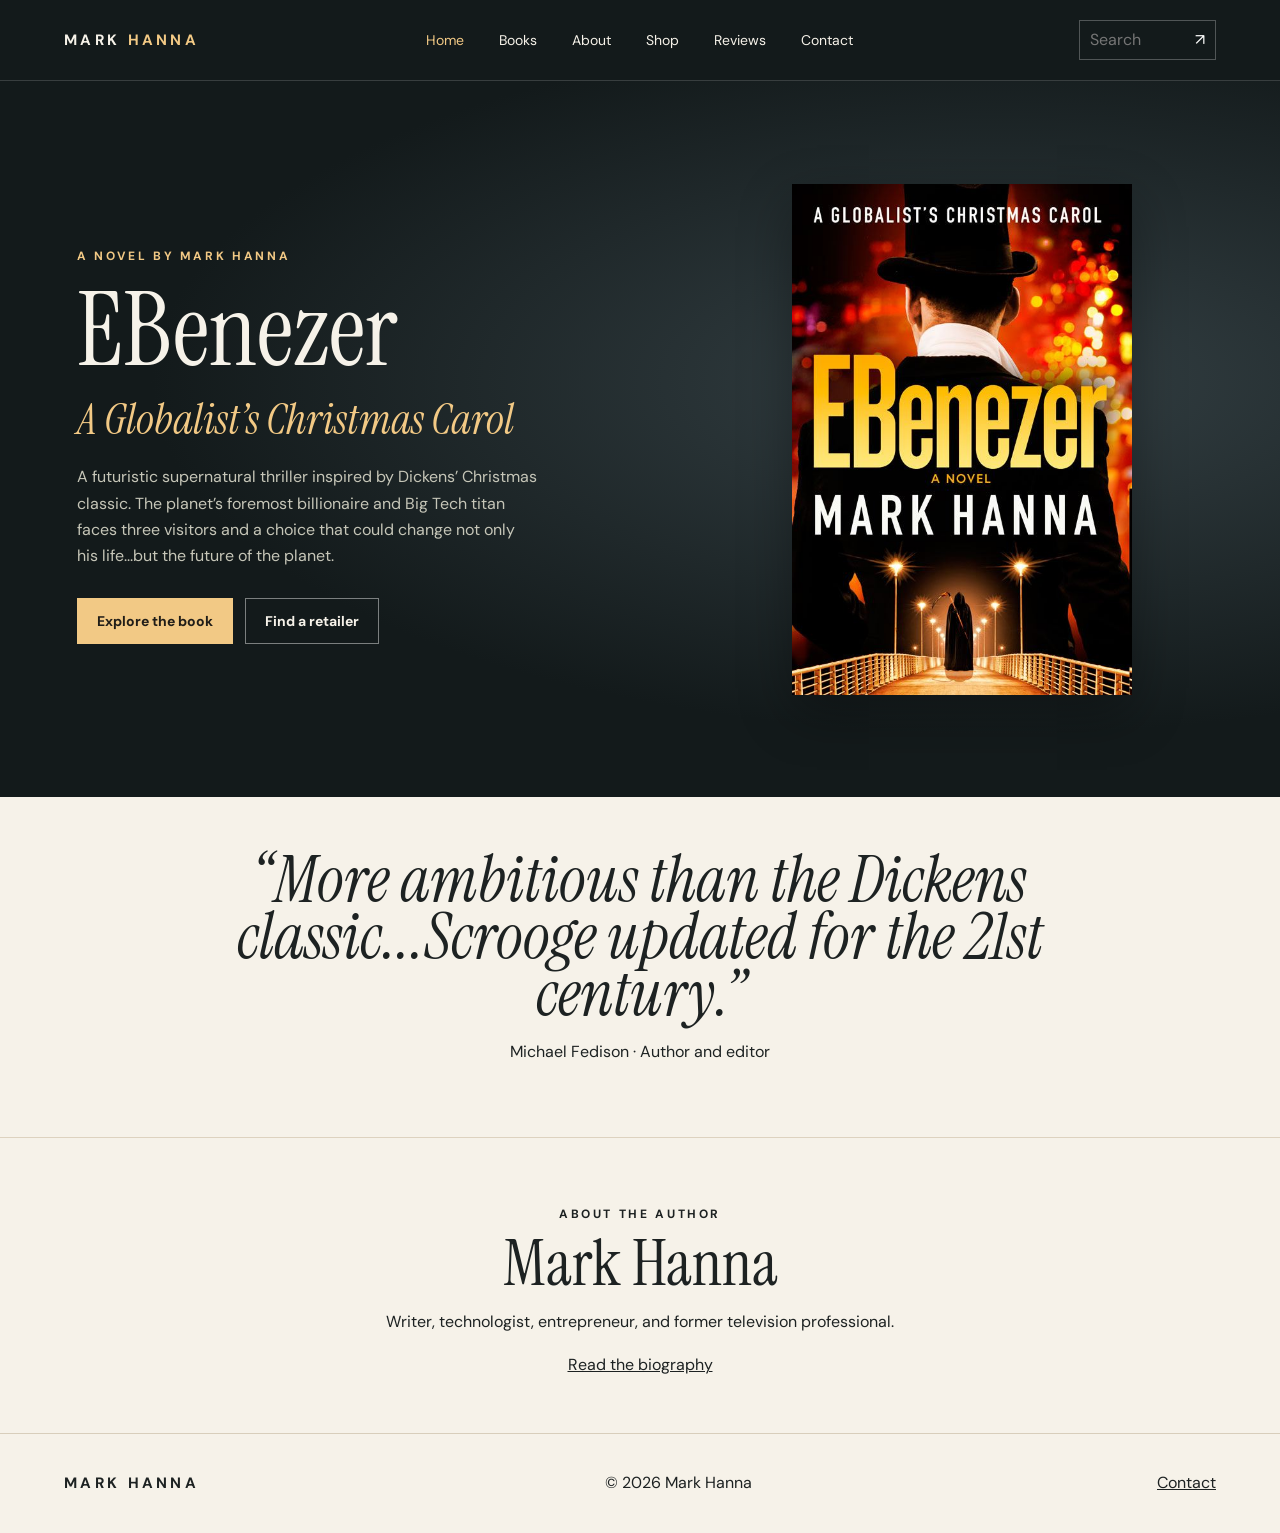
<file: index.html>
<!doctype html><html lang="en"><head><meta charset="utf-8"><meta name="viewport" content="width=device-width, initial-scale=1"><title>Author of EBenezer: A Globalist’s Christmas Carol | Mark Hanna</title><meta name="description" content="Official website of Mark Hanna, author of EBenezer: A Globalist’s Christmas Carol, a futuristic Christmas technothriller inspired by Charles Dickens."><link rel="canonical" href="https://www.markhanna.tv/"><meta property="og:type" content="website"><meta property="og:site_name" content="Mark Hanna"><meta property="og:title" content="Author of EBenezer: A Globalist’s Christmas Carol | Mark Hanna"><meta property="og:description" content="Official website of Mark Hanna, author of EBenezer: A Globalist’s Christmas Carol, a futuristic Christmas technothriller inspired by Charles Dickens."><meta property="og:url" content="https://www.markhanna.tv/"><meta property="og:image" content="https://www.markhanna.tv/assets/ebenezer.jpg"><meta name="twitter:card" content="summary_large_image"><script type="application/ld+json">{"@context": "https://schema.org", "@graph": [{"@type": "Person", "@id": "https://www.markhanna.tv/about#author", "name": "Mark Hanna", "url": "https://www.markhanna.tv/about"}, {"@type": "WebSite", "@id": "https://www.markhanna.tv/#website", "name": "Mark Hanna", "url": "https://www.markhanna.tv/", "publisher": {"@id": "https://www.markhanna.tv/about#author"}}, {"@type": "Book", "@id": "https://www.markhanna.tv/the-book#book", "url": "https://www.markhanna.tv/the-book", "name": "EBenezer: A Globalist’s Christmas Carol", "author": {"@id": "https://www.markhanna.tv/about#author"}, "image": "https://www.markhanna.tv/assets/ebenezer.jpg", "inLanguage": "en", "description": "Ebenezer, or EB as he’s better known, is on top of the world. As the planet’s foremost Big Tech titan and technologist, he’s unfathomably rich, famous and extremely powerful – an elite of the elites. But he’s also one of the world’s greediest and most ruthless corporate business moguls and social activists. Using all his brilliance, money and wildly successful technologies, EB works tirelessly to save the planet from the ignorant masses that don’t share his globalist vision—a vision of an all powerful global world order that he controls. In this futuristic adaptation and techno suspense thriller, travel with EB and the three Heaven sent spirits to the past, through the present and into the future of an America and world where a powerful antichrist technocratic elite rule. Will EB, like Scrooge of old, heed the message from above and change his ways? Or will the temptation to be exalted with more power than he’s ever dreamed of be too much for the brilliant globe trotting tycoon to resist?"}]}</script><link rel="stylesheet" href="/style.css"><script src="/site.js" defer></script><link rel="icon" type="image/png" href="/favicon.png"></head><body><a class="skip" href="#main">Skip to content</a><header><div class="bar"><a class="brand" href="/">MARK <span>HANNA</span></a><nav aria-label="Main navigation"><a href="/" aria-current="page">Home</a><a href="/books">Books</a><a href="/about">About</a><a href="/shop-hidden">Shop</a><a href="/reviews">Reviews</a><a href="/contact">Contact</a></nav><form action="/search" role="search"><input name="q" aria-label="Search the site" placeholder="Search"><button aria-label="Search">↗</button></form></div></header><main id="main"><section class="hero"><div class="hero-text"><p class="eyebrow">A novel by Mark Hanna</p><h1>EBenezer</h1><p class="subtitle">A Globalist’s Christmas Carol</p><p class="lede">A futuristic supernatural thriller inspired by Dickens’ Christmas classic. The planet’s foremost billionaire and Big Tech titan faces three visitors and a choice that could change not only his life...but the future of the planet.</p><div class="actions"><a class="button" href="/the-book">Explore the book</a><a class="button outline" href="/shop-hidden">Find a retailer</a></div></div><div class="art"><img class="cover" src="/assets/ebenezer.jpg" alt="EBenezer book cover"></div></section><section class="quote"><blockquote>“More ambitious than the Dickens classic...Scrooge updated for the 21st century.”</blockquote><p>Michael Fedison · Author and editor</p></section><section class="author-strip"><div><p class="eyebrow">About the author</p><h2>Mark Hanna</h2><p>Writer, technologist, entrepreneur, and former television professional.</p><a class="text-link" href="/about">Read the biography</a></div></section></main><footer><a class="brand" href="/">MARK HANNA</a><p>© 2026 Mark Hanna</p><a href="/contact">Contact</a></footer></body></html>
</file>
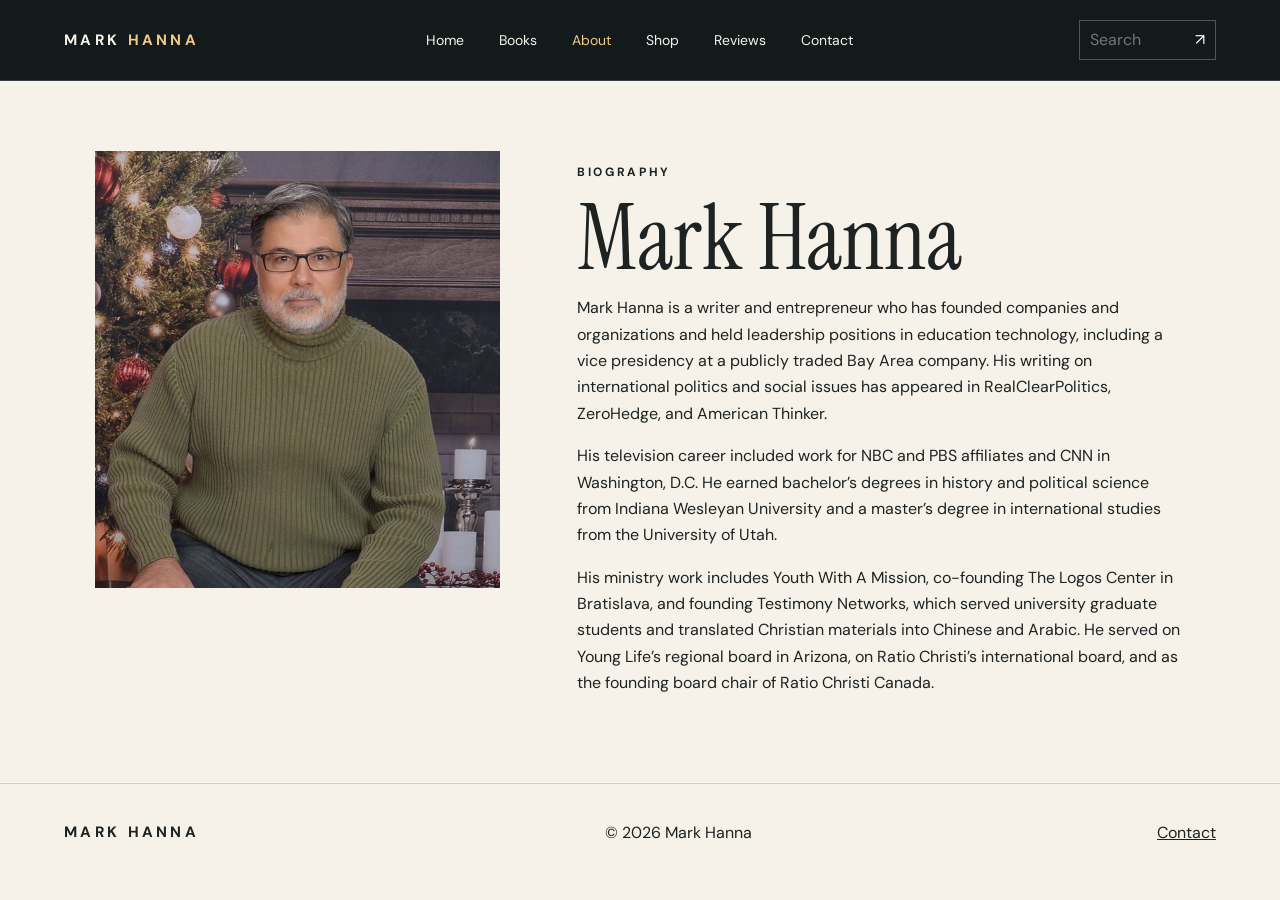
<file: about.html>
<!doctype html><html lang="en"><head><meta charset="utf-8"><meta name="viewport" content="width=device-width, initial-scale=1"><title>About | Mark Hanna</title><meta name="description" content="Meet Mark Hanna, author of EBenezer, and explore his background in writing, technology, entrepreneurship, and television."><link rel="canonical" href="https://www.markhanna.tv/about"><meta property="og:type" content="website"><meta property="og:site_name" content="Mark Hanna"><meta property="og:title" content="About | Mark Hanna"><meta property="og:description" content="Meet Mark Hanna, author of EBenezer, and explore his background in writing, technology, entrepreneurship, and television."><meta property="og:url" content="https://www.markhanna.tv/about"><meta property="og:image" content="https://www.markhanna.tv/assets/mark-hanna.jpg"><meta name="twitter:card" content="summary_large_image"><script type="application/ld+json">{"@context": "https://schema.org", "@graph": [{"@type": "Person", "@id": "https://www.markhanna.tv/about#author", "name": "Mark Hanna", "url": "https://www.markhanna.tv/about"}, {"@type": "WebSite", "@id": "https://www.markhanna.tv/#website", "name": "Mark Hanna", "url": "https://www.markhanna.tv/", "publisher": {"@id": "https://www.markhanna.tv/about#author"}}]}</script><link rel="stylesheet" href="/style.css"><script src="/site.js" defer></script><link rel="icon" type="image/png" href="/favicon.png"></head><body><a class="skip" href="#main">Skip to content</a><header><div class="bar"><a class="brand" href="/">MARK <span>HANNA</span></a><nav aria-label="Main navigation"><a href="/">Home</a><a href="/books">Books</a><a href="/about" aria-current="page">About</a><a href="/shop-hidden">Shop</a><a href="/reviews">Reviews</a><a href="/contact">Contact</a></nav><form action="/search" role="search"><input name="q" aria-label="Search the site" placeholder="Search"><button aria-label="Search">↗</button></form></div></header><main id="main"><section class="inner split"><div><img class="portrait" src="/assets/mark-hanna.jpg" alt="Mark Hanna"></div><div><p class="eyebrow">Biography</p><h1>Mark Hanna</h1><p>Mark Hanna is a writer and entrepreneur who has founded companies and organizations and held leadership positions in education technology, including a vice presidency at a publicly traded Bay Area company. His writing on international politics and social issues has appeared in RealClearPolitics, ZeroHedge, and American Thinker.</p><p>His television career included work for NBC and PBS affiliates and CNN in Washington, D.C. He earned bachelor’s degrees in history and political science from Indiana Wesleyan University and a master’s degree in international studies from the University of Utah.</p><p>His ministry work includes Youth With A Mission, co-founding The Logos Center in Bratislava, and founding Testimony Networks, which served university graduate students and translated Christian materials into Chinese and Arabic. He served on Young Life’s regional board in Arizona, on Ratio Christi’s international board, and as the founding board chair of Ratio Christi Canada.</p></div></section></main><footer><a class="brand" href="/">MARK HANNA</a><p>© 2026 Mark Hanna</p><a href="/contact">Contact</a></footer></body></html>
</file>
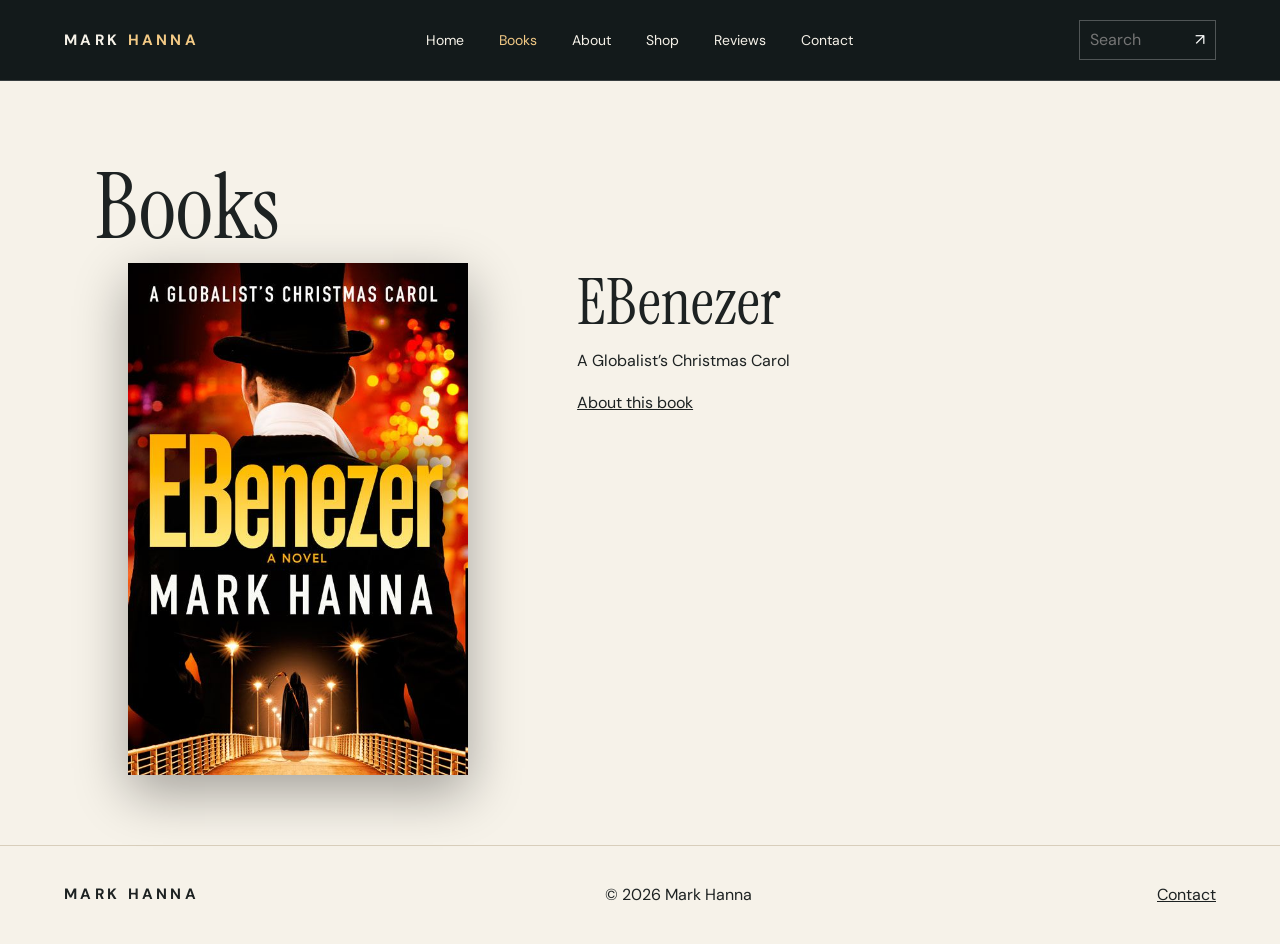
<file: books.html>
<!doctype html><html lang="en"><head><meta charset="utf-8"><meta name="viewport" content="width=device-width, initial-scale=1"><title>Books | Mark Hanna</title><meta name="description" content="Explore books by Mark Hanna, including EBenezer: A Globalist’s Christmas Carol, a futuristic retelling of Dickens’s classic."><link rel="canonical" href="https://www.markhanna.tv/books"><meta property="og:type" content="website"><meta property="og:site_name" content="Mark Hanna"><meta property="og:title" content="Books | Mark Hanna"><meta property="og:description" content="Explore books by Mark Hanna, including EBenezer: A Globalist’s Christmas Carol, a futuristic retelling of Dickens’s classic."><meta property="og:url" content="https://www.markhanna.tv/books"><meta property="og:image" content="https://www.markhanna.tv/assets/ebenezer.jpg"><meta name="twitter:card" content="summary_large_image"><script type="application/ld+json">{"@context": "https://schema.org", "@graph": [{"@type": "Person", "@id": "https://www.markhanna.tv/about#author", "name": "Mark Hanna", "url": "https://www.markhanna.tv/about"}, {"@type": "WebSite", "@id": "https://www.markhanna.tv/#website", "name": "Mark Hanna", "url": "https://www.markhanna.tv/", "publisher": {"@id": "https://www.markhanna.tv/about#author"}}]}</script><link rel="stylesheet" href="/style.css"><script src="/site.js" defer></script><link rel="icon" type="image/png" href="/favicon.png"></head><body><a class="skip" href="#main">Skip to content</a><header><div class="bar"><a class="brand" href="/">MARK <span>HANNA</span></a><nav aria-label="Main navigation"><a href="/">Home</a><a href="/books" aria-current="page">Books</a><a href="/about">About</a><a href="/shop-hidden">Shop</a><a href="/reviews">Reviews</a><a href="/contact">Contact</a></nav><form action="/search" role="search"><input name="q" aria-label="Search the site" placeholder="Search"><button aria-label="Search">↗</button></form></div></header><main id="main"><section class="inner"><h1>Books</h1><div class="catalog"><article><img class="cover" src="/assets/ebenezer.jpg" alt="EBenezer cover"><div><h2>EBenezer</h2><p>A Globalist’s Christmas Carol</p><a class="text-link" href="/the-book">About this book</a></div></article></div></section></main><footer><a class="brand" href="/">MARK HANNA</a><p>© 2026 Mark Hanna</p><a href="/contact">Contact</a></footer></body></html>
</file>
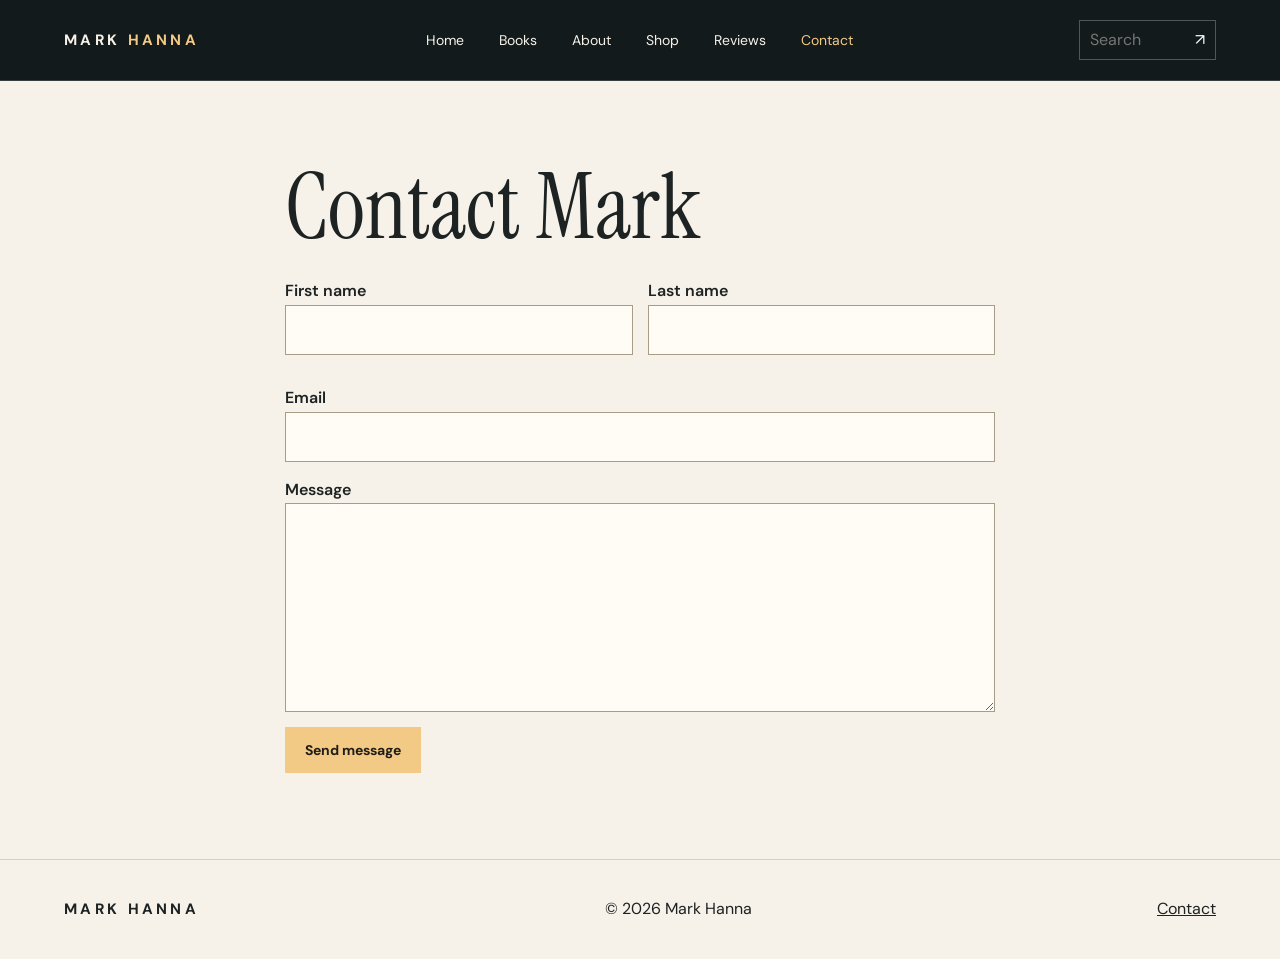
<file: contact.html>
<!doctype html><html lang="en"><head><meta charset="utf-8"><meta name="viewport" content="width=device-width, initial-scale=1"><title>Contact | Mark Hanna</title><meta name="description" content="Contact Mark Hanna through the official author website."><link rel="canonical" href="https://www.markhanna.tv/contact"><meta property="og:type" content="website"><meta property="og:site_name" content="Mark Hanna"><meta property="og:title" content="Contact | Mark Hanna"><meta property="og:description" content="Contact Mark Hanna through the official author website."><meta property="og:url" content="https://www.markhanna.tv/contact"><meta property="og:image" content="https://www.markhanna.tv/assets/ebenezer.jpg"><meta name="twitter:card" content="summary_large_image"><script type="application/ld+json">{"@context": "https://schema.org", "@graph": [{"@type": "Person", "@id": "https://www.markhanna.tv/about#author", "name": "Mark Hanna", "url": "https://www.markhanna.tv/about"}, {"@type": "WebSite", "@id": "https://www.markhanna.tv/#website", "name": "Mark Hanna", "url": "https://www.markhanna.tv/", "publisher": {"@id": "https://www.markhanna.tv/about#author"}}]}</script><link rel="stylesheet" href="/style.css"><script src="/site.js" defer></script><link rel="icon" type="image/png" href="/favicon.png"></head><body><a class="skip" href="#main">Skip to content</a><header><div class="bar"><a class="brand" href="/">MARK <span>HANNA</span></a><nav aria-label="Main navigation"><a href="/">Home</a><a href="/books">Books</a><a href="/about">About</a><a href="/shop-hidden">Shop</a><a href="/reviews">Reviews</a><a href="/contact" aria-current="page">Contact</a></nav><form action="/search" role="search"><input name="q" aria-label="Search the site" placeholder="Search"><button aria-label="Search">↗</button></form></div></header><main id="main"><section class="inner narrow"><h1>Contact Mark</h1><form id="contact" action="/api/contact" method="post"><div class="fields"><label>First name<input name="firstName" required maxlength="100" autocomplete="given-name"></label><label>Last name<input name="lastName" required maxlength="100" autocomplete="family-name"></label></div><label>Email<input name="email" type="email" required maxlength="254" autocomplete="email"></label><label>Message<textarea name="message" rows="7" required maxlength="5000"></textarea></label><div hidden><label>Website<input name="website" tabindex="-1" autocomplete="off"></label></div><button class="button">Send message</button><p id="form-status" role="status"></p></form></section></main><footer><a class="brand" href="/">MARK HANNA</a><p>© 2026 Mark Hanna</p><a href="/contact">Contact</a></footer></body></html>
</file>
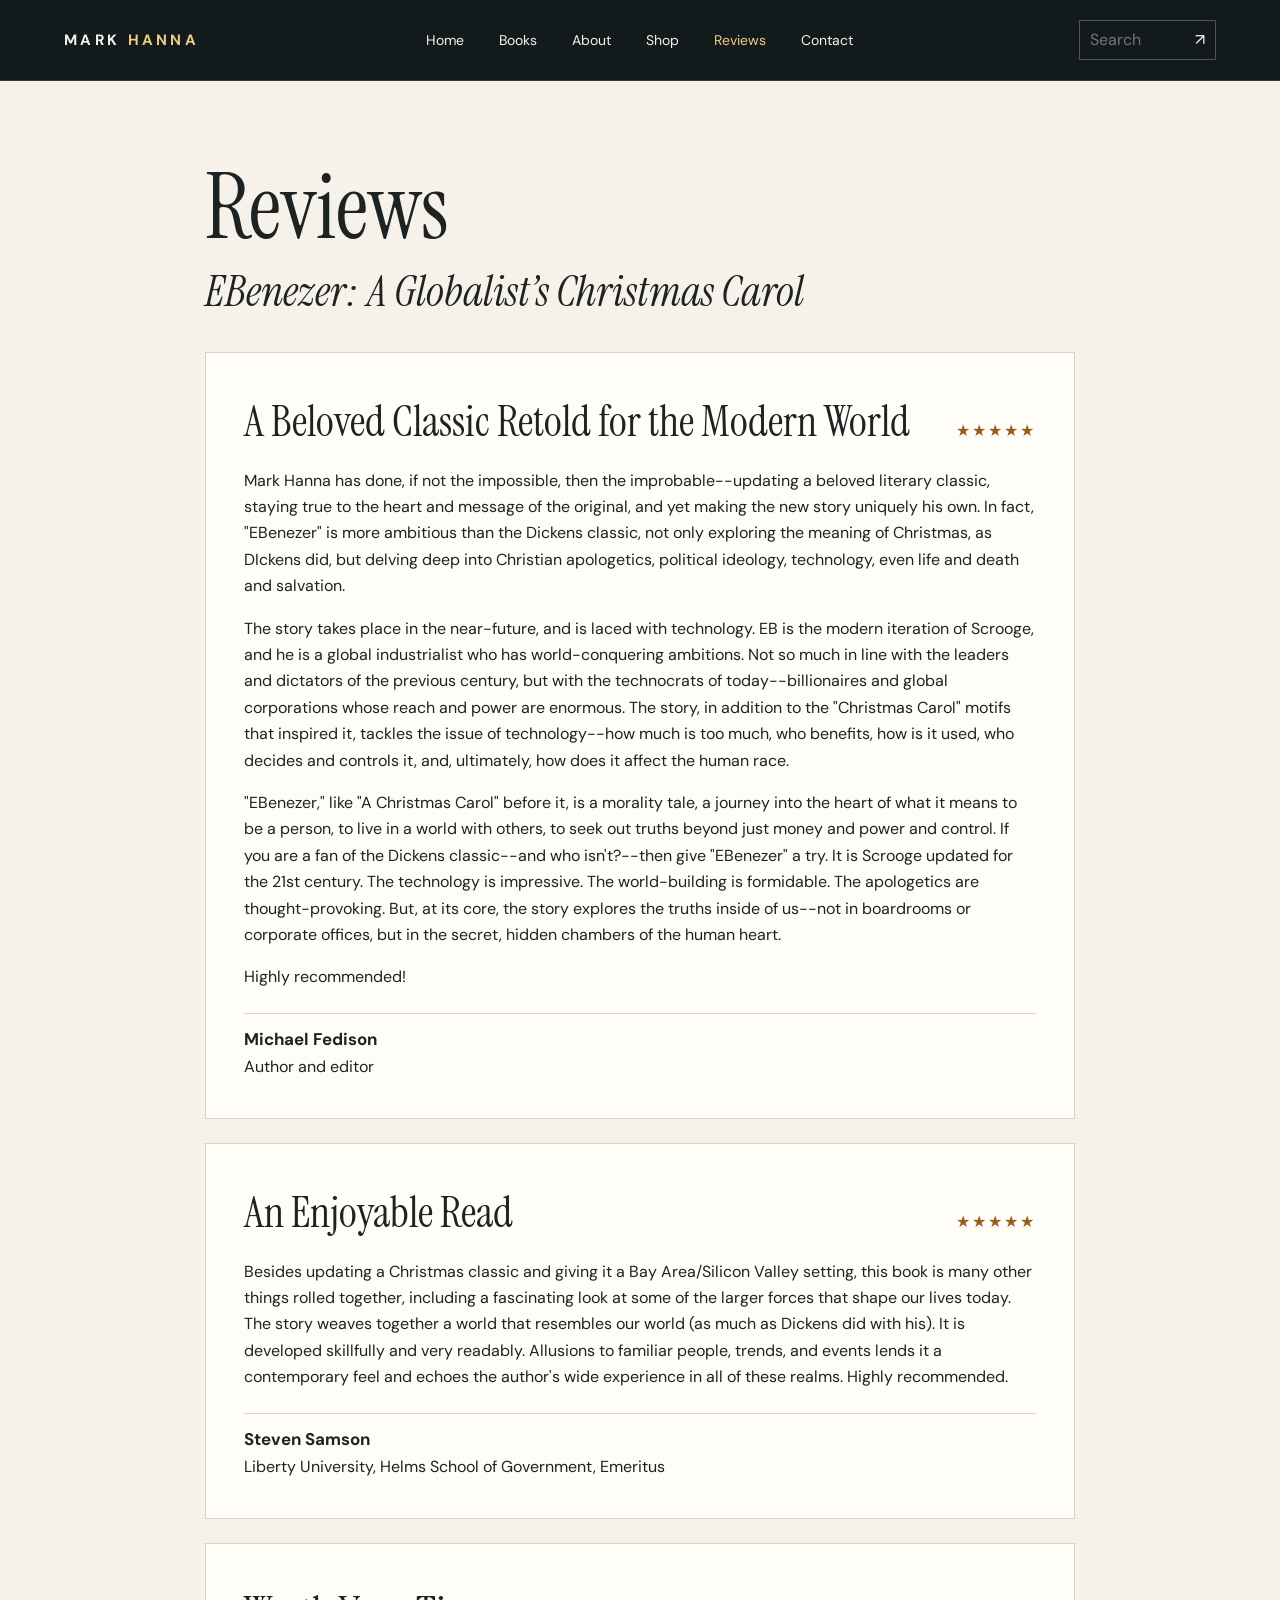
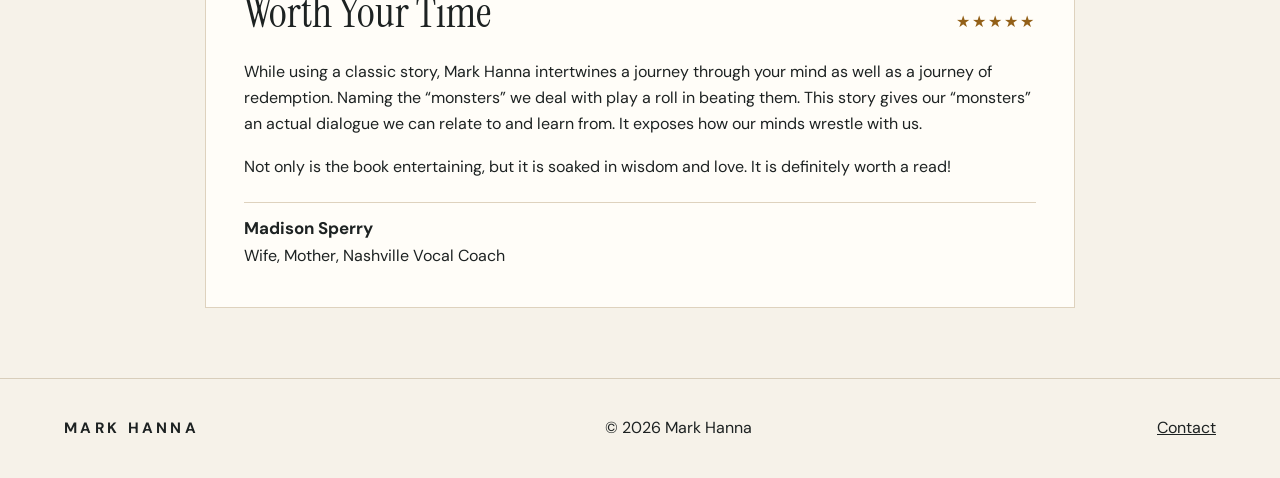
<file: reviews.html>
<!doctype html><html lang="en"><head><meta charset="utf-8"><meta name="viewport" content="width=device-width, initial-scale=1"><title>Reviews | Mark Hanna</title><meta name="description" content="Read three reader reviews of Mark Hanna’s EBenezer: A Globalist’s Christmas Carol."><link rel="canonical" href="https://www.markhanna.tv/reviews"><meta property="og:type" content="website"><meta property="og:site_name" content="Mark Hanna"><meta property="og:title" content="Reviews | Mark Hanna"><meta property="og:description" content="Read three reader reviews of Mark Hanna’s EBenezer: A Globalist’s Christmas Carol."><meta property="og:url" content="https://www.markhanna.tv/reviews"><meta property="og:image" content="https://www.markhanna.tv/assets/ebenezer.jpg"><meta name="twitter:card" content="summary_large_image"><script type="application/ld+json">{"@context": "https://schema.org", "@graph": [{"@type": "Person", "@id": "https://www.markhanna.tv/about#author", "name": "Mark Hanna", "url": "https://www.markhanna.tv/about"}, {"@type": "WebSite", "@id": "https://www.markhanna.tv/#website", "name": "Mark Hanna", "url": "https://www.markhanna.tv/", "publisher": {"@id": "https://www.markhanna.tv/about#author"}}]}</script><link rel="stylesheet" href="/style.css"><script src="/site.js" defer></script><link rel="icon" type="image/png" href="/favicon.png"></head><body><a class="skip" href="#main">Skip to content</a><header><div class="bar"><a class="brand" href="/">MARK <span>HANNA</span></a><nav aria-label="Main navigation"><a href="/">Home</a><a href="/books">Books</a><a href="/about">About</a><a href="/shop-hidden">Shop</a><a href="/reviews" aria-current="page">Reviews</a><a href="/contact">Contact</a></nav><form action="/search" role="search"><input name="q" aria-label="Search the site" placeholder="Search"><button aria-label="Search">↗</button></form></div></header><main id="main"><section class="inner reviews"><h1>Reviews</h1><p class="subtitle">EBenezer: A Globalist’s Christmas Carol</p><div class="review-list"><article class="review"><div class="review-heading"><h2>A Beloved Classic Retold for the Modern World</h2><span class="review-stars" role="img" aria-label="5 out of 5 stars">★★★★★</span></div><p>Mark Hanna has done, if not the impossible, then the improbable--updating a beloved literary classic, staying true to the heart and message of the original, and yet making the new story uniquely his own. In fact, &quot;EBenezer&quot; is more ambitious than the Dickens classic, not only exploring the meaning of Christmas, as DIckens did, but delving deep into Christian apologetics, political ideology, technology, even life and death and salvation.</p><p>The story takes place in the near-future, and is laced with technology. EB is the modern iteration of Scrooge, and he is a global industrialist who has world-conquering ambitions. Not so much in line with the leaders and dictators of the previous century, but with the technocrats of today--billionaires and global corporations whose reach and power are enormous. The story, in addition to the &quot;Christmas Carol&quot; motifs that inspired it, tackles the issue of technology--how much is too much, who benefits, how is it used, who decides and controls it, and, ultimately, how does it affect the human race.</p><p>&quot;EBenezer,&quot; like &quot;A Christmas Carol&quot; before it, is a morality tale, a journey into the heart of what it means to be a person, to live in a world with others, to seek out truths beyond just money and power and control. If you are a fan of the Dickens classic--and who isn&#x27;t?--then give &quot;EBenezer&quot; a try. It is Scrooge updated for the 21st century. The technology is impressive. The world-building is formidable. The apologetics are thought-provoking. But, at its core, the story explores the truths inside of us--not in boardrooms or corporate offices, but in the secret, hidden chambers of the human heart.</p><p>Highly recommended!</p><div class="review-credit"><p class="review-author"><strong>Michael Fedison</strong></p><p>Author and editor</p></div></article><article class="review"><div class="review-heading"><h2>An Enjoyable Read</h2><span class="review-stars" role="img" aria-label="5 out of 5 stars">★★★★★</span></div><p>Besides updating a Christmas classic and giving it a Bay Area/Silicon Valley setting, this book is many other things rolled together, including a fascinating look at some of the larger forces that shape our lives today. The story weaves together a world that resembles our world (as much as Dickens did with his). It is developed skillfully and very readably. Allusions to familiar people, trends, and events lends it a contemporary feel and echoes the author&#x27;s wide experience in all of these realms. Highly recommended.</p><div class="review-credit"><p class="review-author"><strong>Steven Samson</strong></p><p>Liberty University, Helms School of Government, Emeritus</p></div></article><article class="review"><div class="review-heading"><h2>Worth Your Time</h2><span class="review-stars" role="img" aria-label="5 out of 5 stars">★★★★★</span></div><p>While using a classic story, Mark Hanna intertwines a journey through your mind as well as a journey of redemption. Naming the “monsters” we deal with play a roll in beating them. This story gives our “monsters” an actual dialogue we can relate to and learn from. It exposes how our minds wrestle with us.</p><p>Not only is the book entertaining, but it is soaked in wisdom and love. It is definitely worth a read!</p><div class="review-credit"><p class="review-author"><strong>Madison Sperry</strong></p><p>Wife, Mother, Nashville Vocal Coach</p></div></article></div></section></main><footer><a class="brand" href="/">MARK HANNA</a><p>© 2026 Mark Hanna</p><a href="/contact">Contact</a></footer></body></html>
</file>
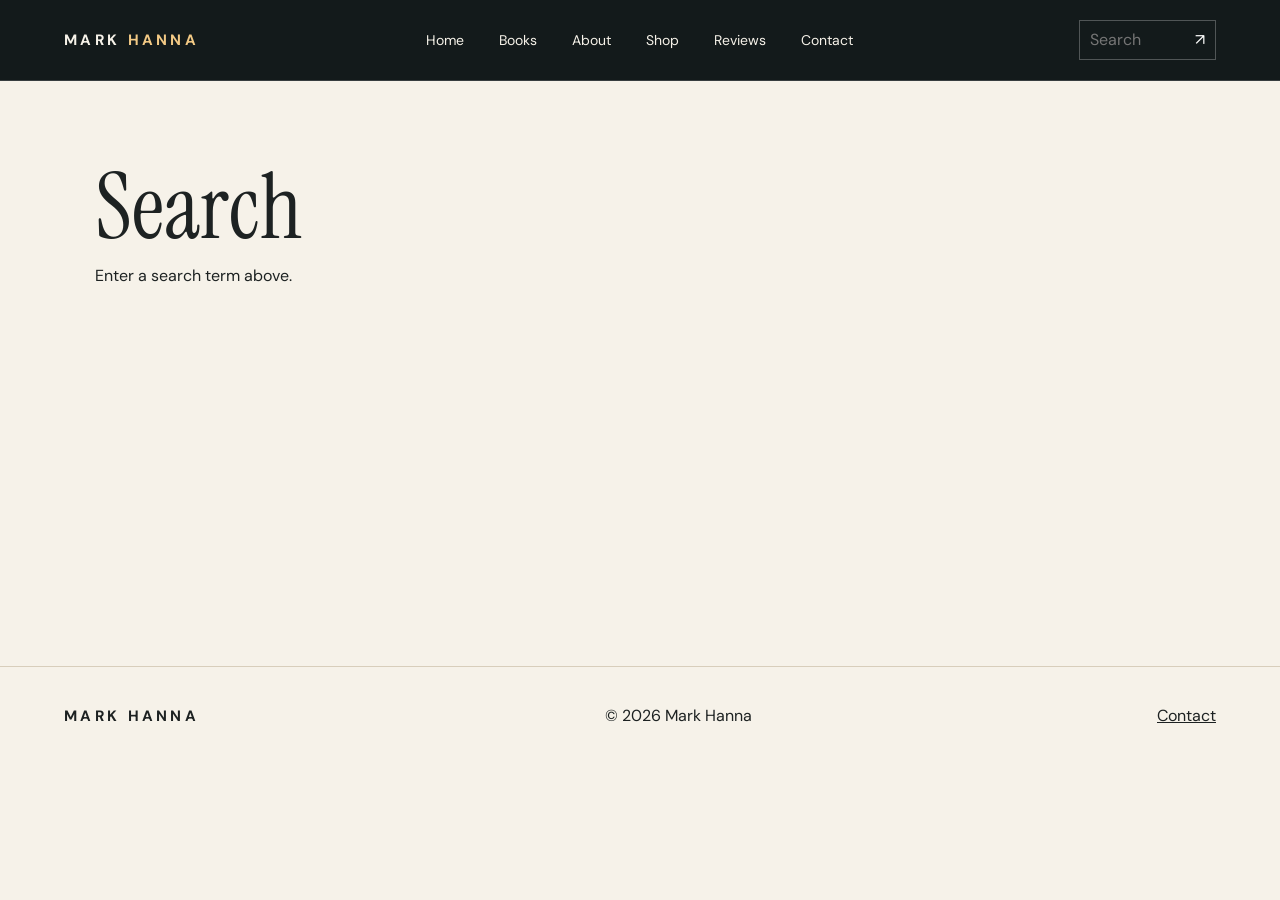
<file: search.html>
<!doctype html><html lang="en"><head><meta charset="utf-8"><meta name="viewport" content="width=device-width, initial-scale=1"><title>Search | Mark Hanna</title><meta name="description" content="Search the Mark Hanna author website."><link rel="canonical" href="https://www.markhanna.tv/search"><meta name="robots" content="noindex,follow"><meta property="og:type" content="website"><meta property="og:site_name" content="Mark Hanna"><meta property="og:title" content="Search | Mark Hanna"><meta property="og:description" content="Search the Mark Hanna author website."><meta property="og:url" content="https://www.markhanna.tv/search"><meta property="og:image" content="https://www.markhanna.tv/assets/ebenezer.jpg"><meta name="twitter:card" content="summary_large_image"><script type="application/ld+json">{"@context": "https://schema.org", "@graph": [{"@type": "Person", "@id": "https://www.markhanna.tv/about#author", "name": "Mark Hanna", "url": "https://www.markhanna.tv/about"}, {"@type": "WebSite", "@id": "https://www.markhanna.tv/#website", "name": "Mark Hanna", "url": "https://www.markhanna.tv/", "publisher": {"@id": "https://www.markhanna.tv/about#author"}}]}</script><link rel="stylesheet" href="/style.css"><script src="/site.js" defer></script><link rel="icon" type="image/png" href="/favicon.png"></head><body><a class="skip" href="#main">Skip to content</a><header><div class="bar"><a class="brand" href="/">MARK <span>HANNA</span></a><nav aria-label="Main navigation"><a href="/">Home</a><a href="/books">Books</a><a href="/about">About</a><a href="/shop-hidden">Shop</a><a href="/reviews">Reviews</a><a href="/contact">Contact</a></nav><form action="/search" role="search"><input name="q" aria-label="Search the site" placeholder="Search"><button aria-label="Search">↗</button></form></div></header><main id="main"><section class="inner"><h1>Search</h1><div id="results" role="status"></div></section></main><footer><a class="brand" href="/">MARK HANNA</a><p>© 2026 Mark Hanna</p><a href="/contact">Contact</a></footer></body></html>
</file>
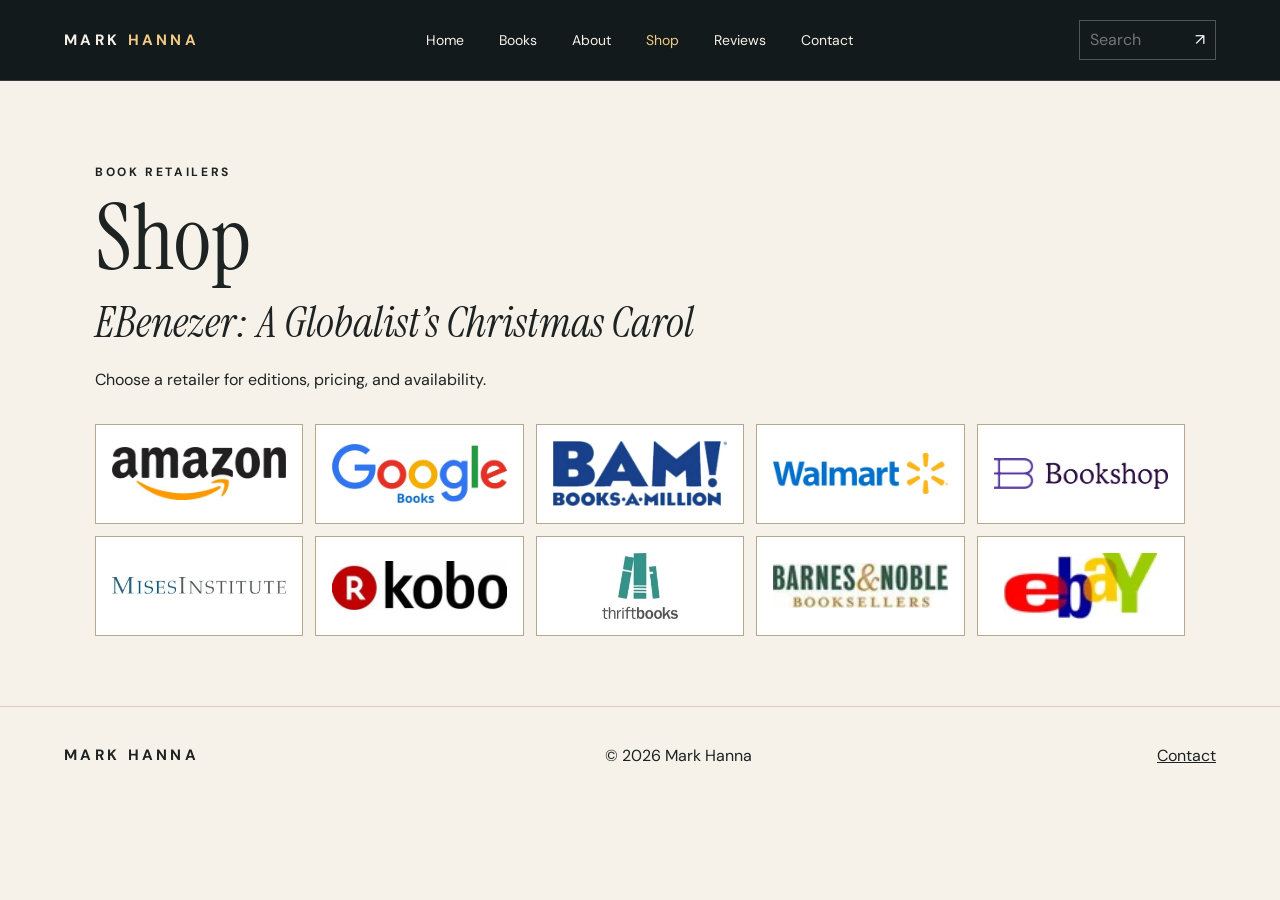
<file: shop-hidden.html>
<!doctype html><html lang="en"><head><meta charset="utf-8"><meta name="viewport" content="width=device-width, initial-scale=1"><title>Shop | Mark Hanna</title><meta name="description" content="Find EBenezer: A Globalist’s Christmas Carol by Mark Hanna at booksellers and compare available editions."><link rel="canonical" href="https://www.markhanna.tv/shop-hidden"><meta property="og:type" content="website"><meta property="og:site_name" content="Mark Hanna"><meta property="og:title" content="Shop | Mark Hanna"><meta property="og:description" content="Find EBenezer: A Globalist’s Christmas Carol by Mark Hanna at booksellers and compare available editions."><meta property="og:url" content="https://www.markhanna.tv/shop-hidden"><meta property="og:image" content="https://www.markhanna.tv/assets/ebenezer.jpg"><meta name="twitter:card" content="summary_large_image"><script type="application/ld+json">{"@context": "https://schema.org", "@graph": [{"@type": "Person", "@id": "https://www.markhanna.tv/about#author", "name": "Mark Hanna", "url": "https://www.markhanna.tv/about"}, {"@type": "WebSite", "@id": "https://www.markhanna.tv/#website", "name": "Mark Hanna", "url": "https://www.markhanna.tv/", "publisher": {"@id": "https://www.markhanna.tv/about#author"}}]}</script><link rel="stylesheet" href="/style.css"><script src="/site.js" defer></script><link rel="icon" type="image/png" href="/favicon.png"></head><body><a class="skip" href="#main">Skip to content</a><header><div class="bar"><a class="brand" href="/">MARK <span>HANNA</span></a><nav aria-label="Main navigation"><a href="/">Home</a><a href="/books">Books</a><a href="/about">About</a><a href="/shop-hidden" aria-current="page">Shop</a><a href="/reviews">Reviews</a><a href="/contact">Contact</a></nav><form action="/search" role="search"><input name="q" aria-label="Search the site" placeholder="Search"><button aria-label="Search">↗</button></form></div></header><main id="main"><section class="inner"><p class="eyebrow">Book retailers</p><h1>Shop</h1><p class="subtitle">EBenezer: A Globalist’s Christmas Carol</p><p>Choose a retailer for editions, pricing, and availability.</p><div class="retailers"><a class="retailer retailer-logo" href="https://www.amazon.com/dp/B0BN32H6HS/ref=sr_1_1?crid=3IP01XV2P3HJY&amp;keywords=ebenezer+globalist&amp;qid=1669135871&amp;sprefix=ebenezer+globalist%2Caps%2C489&amp;sr=8-1"><img src="/assets/retailers/amazon.webp" alt="Amazon"></a><a class="retailer retailer-logo" href="https://books.google.com/books/about/EBenezer.html?id=OUztzwEACAAJ"><img src="/assets/retailers/google-books.webp" alt="Google Books"></a><a class="retailer retailer-logo" href="https://www.booksamillion.com/p/EBenezer/Mark-Hanna/9798987333143?id=8647249811283"><img src="/assets/retailers/books-a-million.webp" alt="Books-A-Million"></a><a class="retailer retailer-logo" href="https://www.walmart.com/ip/EBenezer-A-Globalist-s-Christmas-Carol-Paperback-9798987333112/1607047793?wmlspartner=wlpa&amp;selectedSellerId=0"><img src="/assets/retailers/walmart.webp" alt="Walmart"></a><a class="retailer retailer-logo" href="https://bookshop.org/p/books/ebenezer-a-globalist-s-christmas-carol-mark-hanna/20079933"><img src="/assets/retailers/bookshop.webp" alt="Bookshop.org"></a><a class="retailer retailer-logo" href="https://store.mises.org/EBenezer-A-Globalists-Christmas-Carol-P11298.aspx"><img src="/assets/retailers/mises.webp" alt="Mises Store"></a><a class="retailer retailer-logo" href="https://www.kobo.com/us/en/ebook/ebenezer-9"><img src="/assets/retailers/kobo.webp" alt="Kobo"></a><a class="retailer retailer-logo" href="https://www.thriftbooks.com/w/ebenezer-a-globalists-christmas-carol_mark-hanna/38749149/#edition=66651457&amp;idiq=56548731"><img src="/assets/retailers/thriftbooks.webp" alt="ThriftBooks"></a><a class="retailer retailer-logo" href="https://www.barnesandnoble.com/w/ebenezer-mark-hanna/1143461053?ean=9798987333143"><img src="/assets/retailers/barnes-noble.webp" alt="Barnes &amp; Noble"></a><a class="retailer retailer-logo" href="https://www.ebay.com/sch/i.html?_nkw=mark+hanna+ebenezer+globalist&amp;_sacat=0&amp;_from=R40&amp;_trksid=p2332490.m570.l1313"><img src="/assets/retailers/ebay.webp" alt="eBay"></a></div></section></main><footer><a class="brand" href="/">MARK HANNA</a><p>© 2026 Mark Hanna</p><a href="/contact">Contact</a></footer></body></html>
</file>
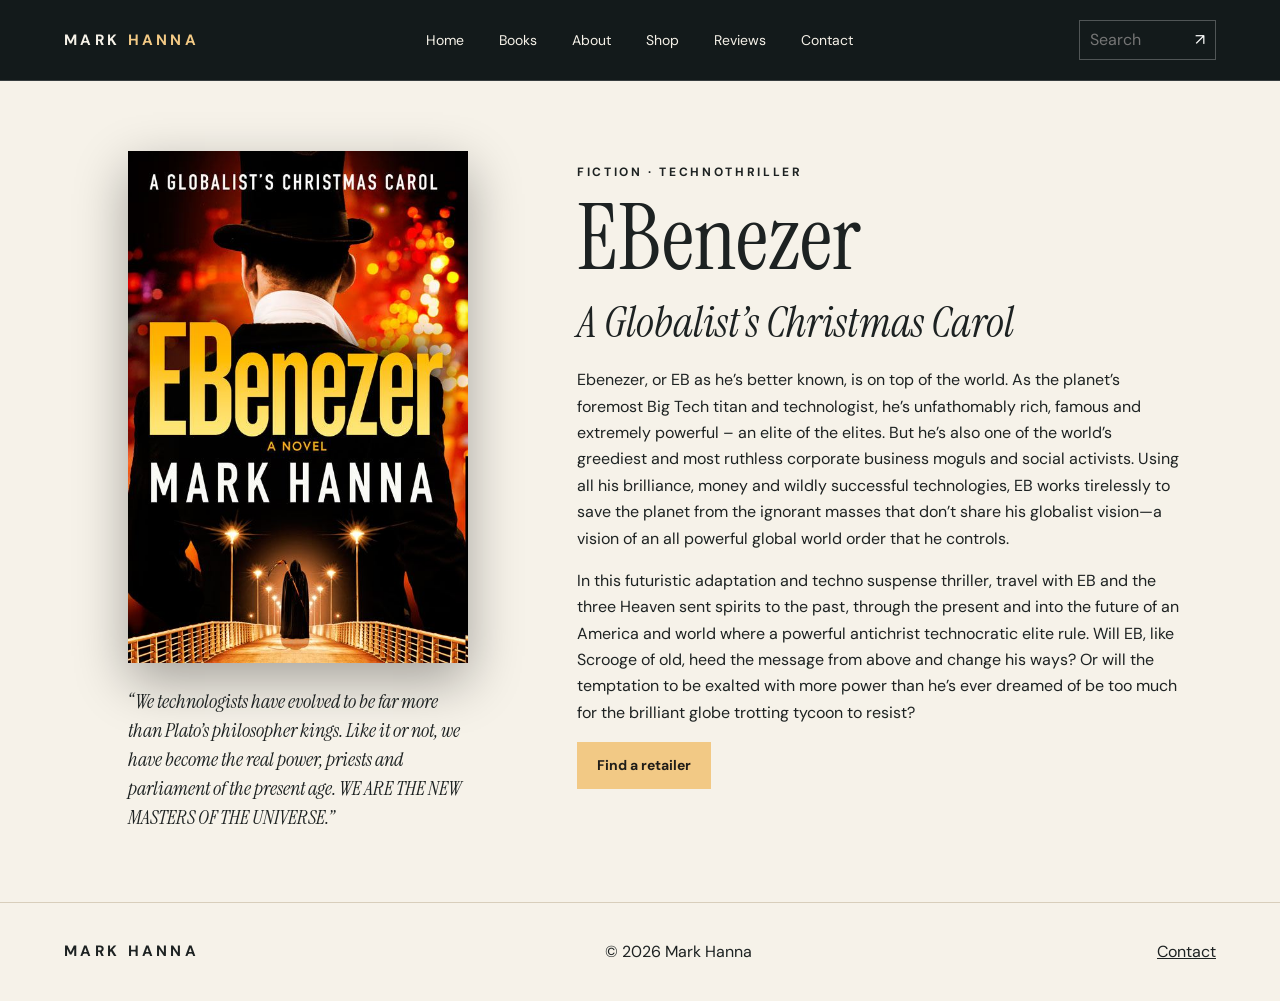
<file: the-book.html>
<!doctype html><html lang="en"><head><meta charset="utf-8"><meta name="viewport" content="width=device-width, initial-scale=1"><title>EBenezer: A Globalist’s Christmas Carol | Mark Hanna</title><meta name="description" content="EBenezer: A Globalist’s Christmas Carol by Mark Hanna reimagines Dickens’s A Christmas Carol as a futuristic supernatural thriller about a Big Tech titan facing three visitors."><link rel="canonical" href="https://www.markhanna.tv/the-book"><meta property="og:type" content="book"><meta property="og:site_name" content="Mark Hanna"><meta property="og:title" content="EBenezer: A Globalist’s Christmas Carol | Mark Hanna"><meta property="og:description" content="EBenezer: A Globalist’s Christmas Carol by Mark Hanna reimagines Dickens’s A Christmas Carol as a futuristic supernatural thriller about a Big Tech titan facing three visitors."><meta property="og:url" content="https://www.markhanna.tv/the-book"><meta property="og:image" content="https://www.markhanna.tv/assets/ebenezer.jpg"><meta name="twitter:card" content="summary_large_image"><script type="application/ld+json">{"@context": "https://schema.org", "@graph": [{"@type": "Person", "@id": "https://www.markhanna.tv/about#author", "name": "Mark Hanna", "url": "https://www.markhanna.tv/about"}, {"@type": "WebSite", "@id": "https://www.markhanna.tv/#website", "name": "Mark Hanna", "url": "https://www.markhanna.tv/", "publisher": {"@id": "https://www.markhanna.tv/about#author"}}, {"@type": "Book", "@id": "https://www.markhanna.tv/the-book#book", "url": "https://www.markhanna.tv/the-book", "name": "EBenezer: A Globalist’s Christmas Carol", "author": {"@id": "https://www.markhanna.tv/about#author"}, "image": "https://www.markhanna.tv/assets/ebenezer.jpg", "inLanguage": "en", "description": "Ebenezer, or EB as he’s better known, is on top of the world. As the planet’s foremost Big Tech titan and technologist, he’s unfathomably rich, famous and extremely powerful – an elite of the elites. But he’s also one of the world’s greediest and most ruthless corporate business moguls and social activists. Using all his brilliance, money and wildly successful technologies, EB works tirelessly to save the planet from the ignorant masses that don’t share his globalist vision—a vision of an all powerful global world order that he controls. In this futuristic adaptation and techno suspense thriller, travel with EB and the three Heaven sent spirits to the past, through the present and into the future of an America and world where a powerful antichrist technocratic elite rule. Will EB, like Scrooge of old, heed the message from above and change his ways? Or will the temptation to be exalted with more power than he’s ever dreamed of be too much for the brilliant globe trotting tycoon to resist?"}]}</script><link rel="stylesheet" href="/style.css"><script src="/site.js" defer></script><link rel="icon" type="image/png" href="/favicon.png"></head><body><a class="skip" href="#main">Skip to content</a><header><div class="bar"><a class="brand" href="/">MARK <span>HANNA</span></a><nav aria-label="Main navigation"><a href="/">Home</a><a href="/books">Books</a><a href="/about">About</a><a href="/shop-hidden">Shop</a><a href="/reviews">Reviews</a><a href="/contact">Contact</a></nav><form action="/search" role="search"><input name="q" aria-label="Search the site" placeholder="Search"><button aria-label="Search">↗</button></form></div></header><main id="main"><section class="inner split"><div><img class="cover" src="/assets/ebenezer.jpg" alt="EBenezer book cover"><blockquote class="book-cover-quote">“We technologists have evolved to be far more than Plato’s philosopher kings. Like it or not, we have become the real power, priests and parliament of the present age. WE ARE THE NEW MASTERS OF THE UNIVERSE.”</blockquote></div><div><p class="eyebrow">Fiction · Technothriller</p><h1>EBenezer</h1><p class="subtitle">A Globalist’s Christmas Carol</p><p>Ebenezer, or EB as he’s better known, is on top of the world. As the planet’s foremost Big Tech titan and technologist, he’s unfathomably rich, famous and extremely powerful – an elite of the elites. But he’s also one of the world’s greediest and most ruthless corporate business moguls and social activists. Using all his brilliance, money and wildly successful technologies, EB works tirelessly to save the planet from the ignorant masses that don’t share his globalist vision—a vision of an all powerful global world order that he controls.</p><p>In this futuristic adaptation and techno suspense thriller, travel with EB and the three Heaven sent spirits to the past, through the present and into the future of an America and world where a powerful antichrist technocratic elite rule. Will EB, like Scrooge of old, heed the message from above and change his ways? Or will the temptation to be exalted with more power than he’s ever dreamed of be too much for the brilliant globe trotting tycoon to resist?</p><a class="button" href="/shop-hidden">Find a retailer</a></div></section></main><footer><a class="brand" href="/">MARK HANNA</a><p>© 2026 Mark Hanna</p><a href="/contact">Contact</a></footer></body></html>
</file>
<file: style.css>
@import url('https://fonts.googleapis.com/css2?family=DM+Sans:wght@400;500;600;700&family=Instrument+Serif:ital@0;1&display=swap');
:root{--ink:#1d2222;--paper:#f6f2e9;--gold:#f2c985;--dark:#131a1b;--muted:#c6c6b8}*{box-sizing:border-box}body{margin:0;font:16px/1.65 'DM Sans',Arial,sans-serif;color:var(--ink);background:var(--paper)}a{color:inherit}a:focus-visible,button:focus-visible,input:focus-visible,textarea:focus-visible{outline:3px solid #a66b28;outline-offset:4px}.skip{position:absolute;left:1rem;top:-5rem;background:white;padding:.5rem;z-index:2}.skip:focus{top:.5rem}header{background:var(--dark);color:var(--paper);border-bottom:1px solid #ffffff28}.bar,footer{max-width:1350px;margin:auto;padding:20px clamp(20px,5vw,75px);display:flex;align-items:center;justify-content:space-between;gap:24px;flex-wrap:wrap}.brand{font-weight:700;letter-spacing:.22em;text-decoration:none;font-size:15px}.brand span{color:var(--gold)}nav{display:flex;flex-wrap:wrap;gap:clamp(12px,3vw,35px)}nav a{font-size:14px;text-decoration:none}nav a[aria-current],nav a:hover{color:var(--gold)}header form{display:flex;border:1px solid #ffffff42}header input,header button{padding:6px 10px;background:transparent;color:white;border:0;font:inherit}header input{width:105px}header button{cursor:pointer}.hero{background:radial-gradient(ellipse at 78% 42%,#344044,var(--dark) 60%);color:var(--paper);display:grid;grid-template-columns:1.2fr 1fr;align-items:center;gap:5vw;padding:clamp(45px,8vw,130px) max(6vw,24px)}.hero-text{max-width:650px}.eyebrow{text-transform:uppercase;font-size:12px;font-weight:700;letter-spacing:.22em}.hero .eyebrow{color:var(--gold)}h1,h2,.quote blockquote{font:400 clamp(52px,8vw,116px)/.89 'Instrument Serif',Georgia,serif;margin:.18em 0}h2,.quote blockquote{font-size:clamp(36px,5vw,68px)}.subtitle{font:italic 400 clamp(27px,4vw,43px)/1.15 'Instrument Serif',Georgia,serif;margin:.45em 0}.hero .subtitle{color:var(--gold)}.lede{max-width:460px;color:var(--muted)}.art{text-align:center}.cover{width:min(100%,340px);height:auto;display:block;margin:auto;box-shadow:0 18px 50px #0005}.actions{display:flex;flex-wrap:wrap;gap:12px;margin-top:28px}.button{background:var(--gold);color:#201d18;text-decoration:none;padding:11px 19px;display:inline-block;font:700 14px/1.6 'DM Sans',sans-serif;border:1px solid transparent;cursor:pointer}.outline{border-color:#ffffff70;background:transparent;color:var(--paper)}.quote,.author-strip{padding:55px 7vw;text-align:center}.quote{border-bottom:1px solid #ddd2bf}.quote blockquote{max-width:950px;margin:auto;font-style:italic}.inner{max-width:1140px;margin:auto;padding:70px 25px;min-height:65vh}.inner h1{font-size:clamp(52px,7vw,90px)}.split,.catalog article{display:grid;grid-template-columns:minmax(150px,1fr) 1.5fr;gap:clamp(24px,6vw,90px);align-items:start}.portrait{width:100%;height:auto}.retailers{display:grid;grid-template-columns:repeat(auto-fit,minmax(190px,1fr));gap:12px;margin-top:30px}.retailer{border:1px solid #b6a78f;padding:16px;text-decoration:none}.retailer:hover{background:#f1dfbd}.narrow{max-width:760px}.fields{display:grid;grid-template-columns:1fr 1fr;gap:15px}label{display:block;font-weight:600;margin:15px 0}label input,label textarea{display:block;width:100%;padding:11px;border:1px solid #a89c86;background:#fffcf5;font:inherit}footer{border-top:1px solid #d8cebb}@media(max-width:660px){.hero,.split,.catalog article{grid-template-columns:1fr}.hero .art{grid-row:1}.hero .cover{max-width:200px}.bar{gap:15px}.fields{grid-template-columns:1fr;gap:0}}

.retailer{min-height:96px;display:flex;align-items:center;justify-content:center;text-align:center}.retailer-logo{background:#fff}.retailer-logo img{display:block;width:100%;max-width:180px;height:66px;object-fit:contain}

.reviews{max-width:920px}.review-list{display:grid;gap:24px;margin-top:36px}.review{padding:clamp(20px,4vw,38px);background:#fffdf8;border:1px solid #ded2be}.review-heading{display:flex;align-items:baseline;justify-content:space-between;gap:12px 24px;flex-wrap:wrap}.review-heading h2{font-size:clamp(29px,4vw,43px);line-height:1.05}.review-stars{color:#936018;letter-spacing:.12em;white-space:nowrap}.review-credit{border-top:1px solid #ded2be;margin-top:22px;padding-top:12px}.review-credit p{margin:0}.review-author{font-size:1.06em}

.book-cover-quote{max-width:340px;margin:24px auto 0;font:italic 1.25rem/1.45 "Instrument Serif",Georgia,serif}
</file>
